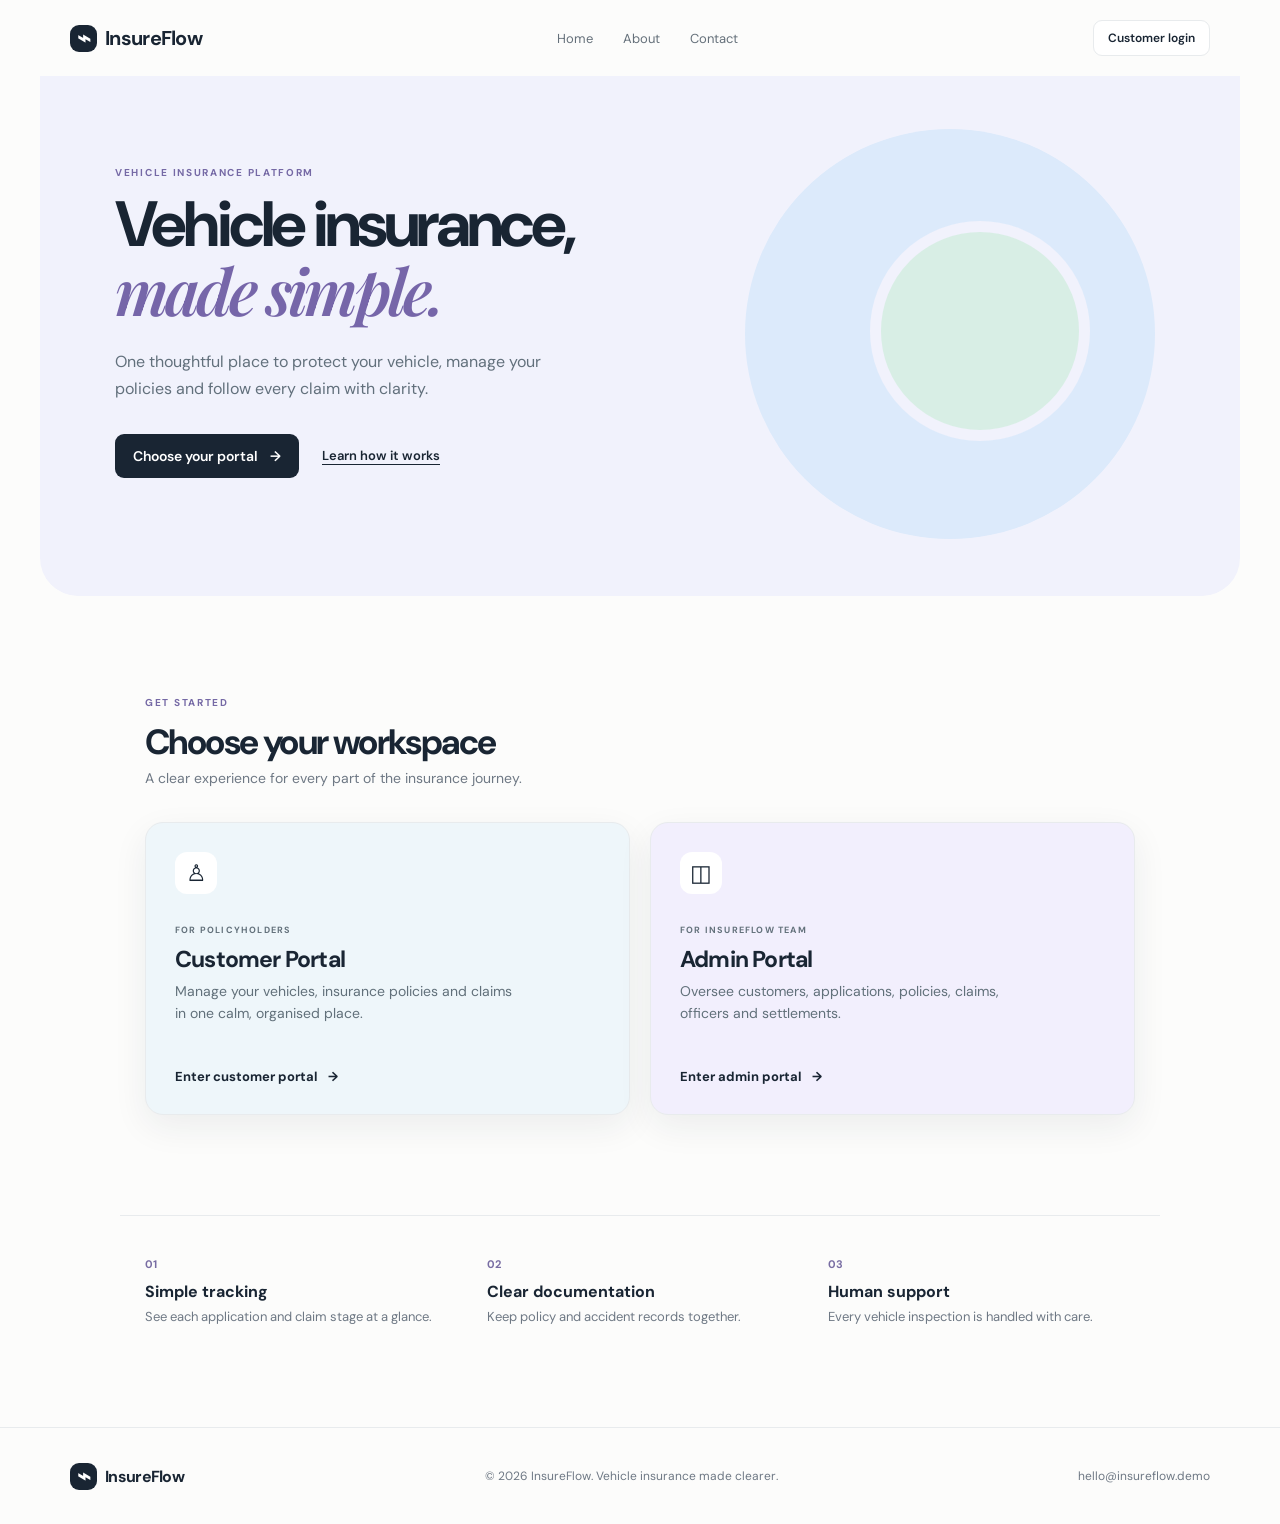
<file: index.html>
<!doctype html>
<html lang="en"><head>
  <meta charset="UTF-8"><meta name="viewport" content="width=device-width, initial-scale=1.0">
  <title>InsureFlow — Vehicle Insurance, Made Simple</title>
  <link rel="stylesheet" href="css/styles.css">
</head><body class="landing-body">
  <header class="site-header"><a class="brand" href="index.html"><span class="brand-mark">⌁</span>InsureFlow</a><nav><a href="#home">Home</a><a href="#about">About</a><a href="#contact">Contact</a></nav><a class="btn btn-small btn-outline" href="customer.html">Customer login</a></header>
  <main id="home">
    <section class="hero"><div class="eyebrow">VEHICLE INSURANCE PLATFORM</div><h1>Vehicle insurance,<br><em>made simple.</em></h1><p>One thoughtful place to protect your vehicle, manage your policies and follow every claim with clarity.</p><div class="hero-actions"><a class="btn" href="#portals">Choose your portal <span>→</span></a><a class="text-link" href="#about">Learn how it works</a></div><div class="hero-orb orb-one"></div><div class="hero-orb orb-two"></div></section>
    <section class="portal-section" id="portals"><div class="section-kicker">GET STARTED</div><h2>Choose your workspace</h2><p class="section-lead">A clear experience for every part of the insurance journey.</p><div class="portal-grid">
      <article class="portal-card customer-card"><div class="portal-icon">♙</div><div><span class="tag">FOR POLICYHOLDERS</span><h3>Customer Portal</h3><p>Manage your vehicles, insurance policies and claims in one calm, organised place.</p></div><a href="customer.html" class="card-action">Enter customer portal <span>→</span></a></article>
      <article class="portal-card admin-card"><div class="portal-icon">◫</div><div><span class="tag">FOR INSUREFLOW TEAM</span><h3>Admin Portal</h3><p>Oversee customers, applications, policies, claims, officers and settlements.</p></div><a href="admin.html" class="card-action">Enter admin portal <span>→</span></a></article>
    </div></section>
    <section class="feature-strip" id="about"><div><span>01</span><h3>Simple tracking</h3><p>See each application and claim stage at a glance.</p></div><div><span>02</span><h3>Clear documentation</h3><p>Keep policy and accident records together.</p></div><div><span>03</span><h3>Human support</h3><p>Every vehicle inspection is handled with care.</p></div></section>
  </main><footer id="contact"><a class="brand" href="index.html"><span class="brand-mark">⌁</span>InsureFlow</a><p>© 2026 InsureFlow. Vehicle insurance made clearer.</p><span>hello@insureflow.demo</span></footer>
</body></html>
</file>
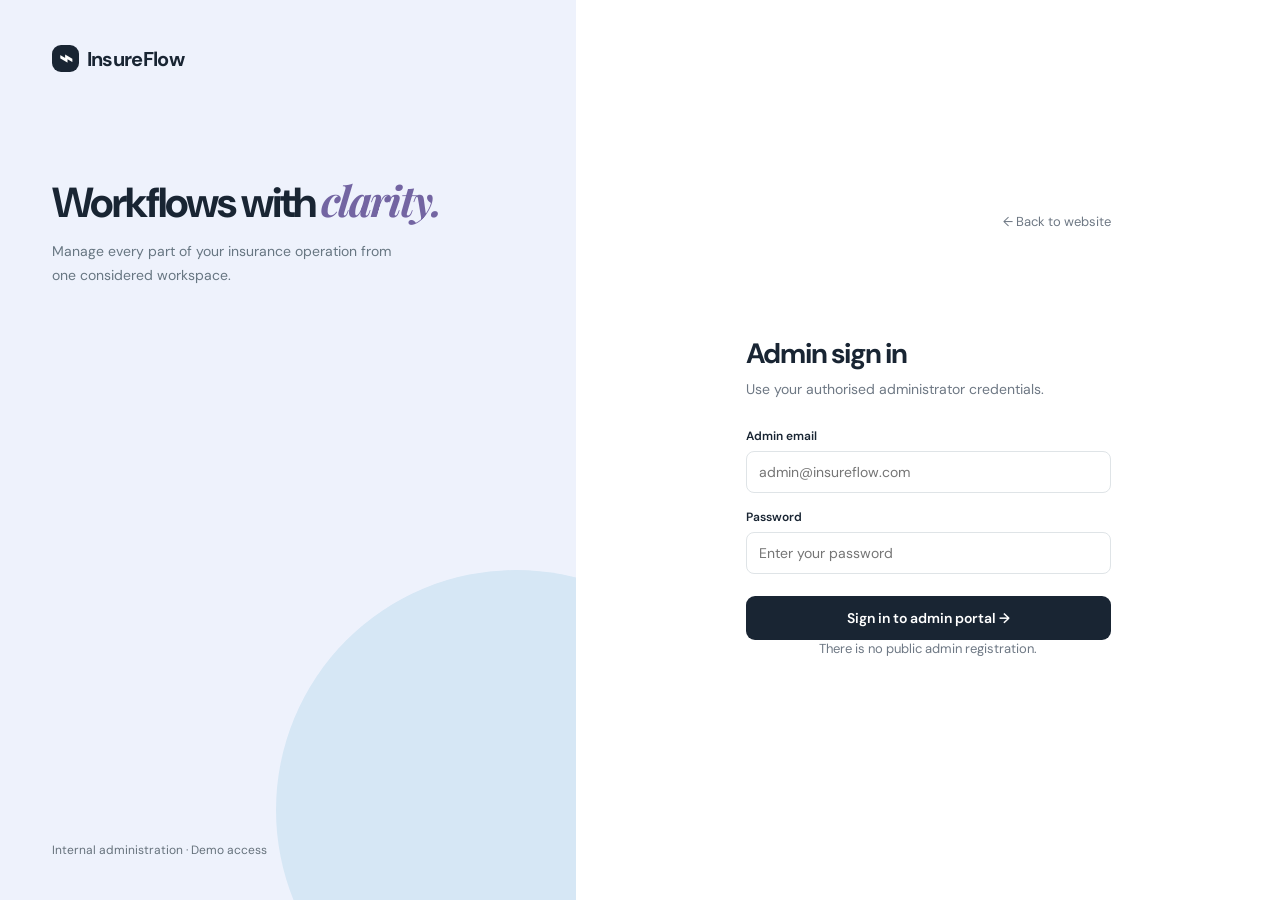
<file: admin.html>
<!doctype html>
<html lang="en">

<head>
    <meta charset="UTF-8">
    <meta name="viewport" content="width=device-width, initial-scale=1.0">
    <title>Admin Portal — InsureFlow</title>
    <link rel="stylesheet" href="css/styles.css">
</head>

<body>
    <div id="adminApp"></div>
    <script src="js/data.js"></script>
    <script src="js/admin.js"></script>
</body>

</html>
</file>
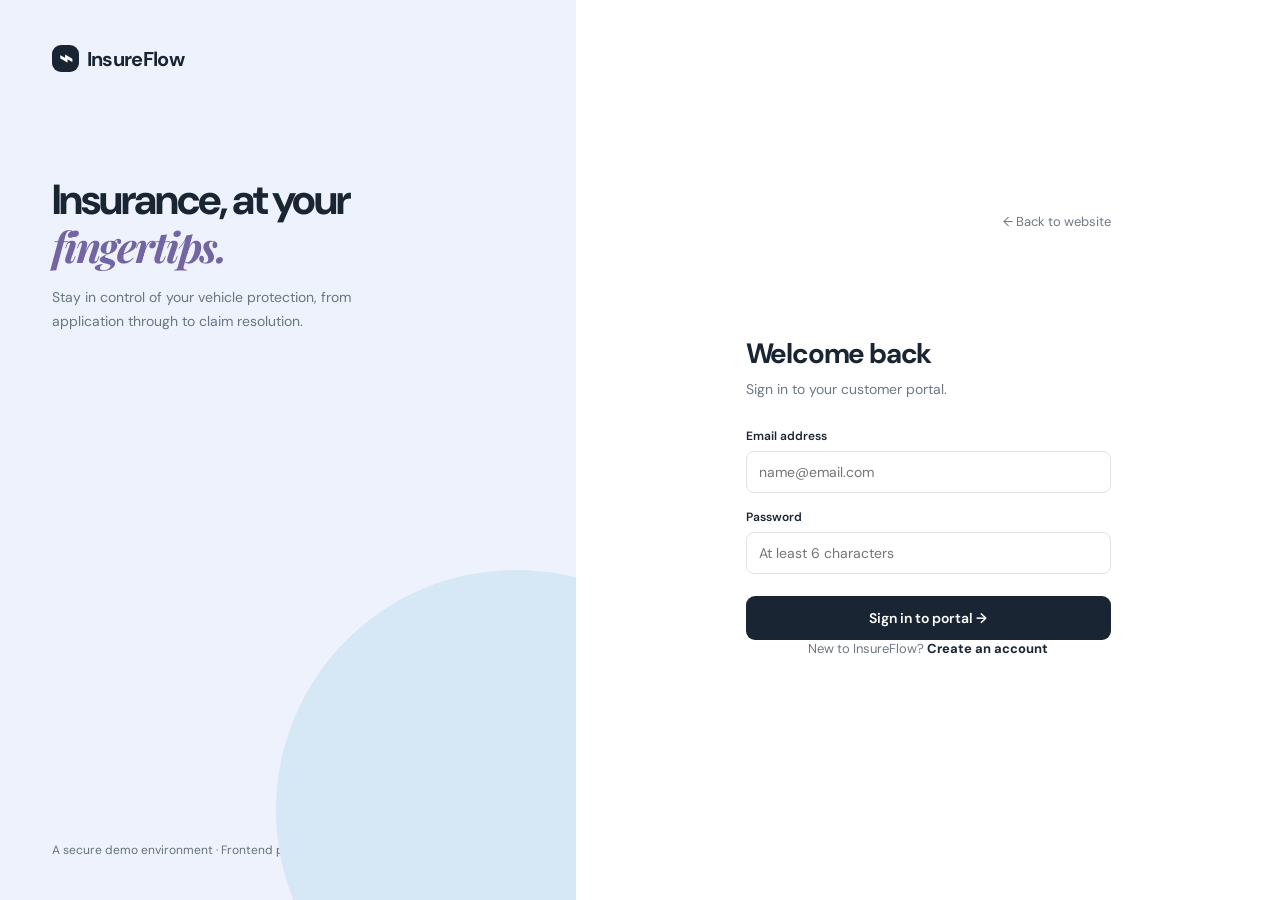
<file: customer.html>
<!doctype html>
<html lang="en">

<head>
    <meta charset="UTF-8">
    <meta name="viewport" content="width=device-width, initial-scale=1.0">
    <title>Customer Portal — InsureFlow</title>
    <link rel="stylesheet" href="css/styles.css">
</head>

<body>
    <div id="customerApp"></div>
    <script src="js/data.js"></script>
    <script src="js/customer.js"></script>
</body>

</html>
</file>
<file: css/styles.css>
@import url('https://fonts.googleapis.com/css2?family=DM+Sans:wght@400;500;600;700&family=Playfair+Display:ital,wght@0,600;0,700;1,600&display=swap');
:root{--navy:#192533;--muted:#6e7884;--line:#e8ebed;--lav:#eeeaff;--lav-deep:#7569a5;--blue:#e8f4fb;--mint:#e8f5ef;--cream:#fafaf8;--white:#fff;--danger:#b95762;--shadow:0 12px 35px rgba(29,45,59,.07)}*{box-sizing:border-box}body{margin:0;background:#f8f9f9;color:var(--navy);font:14px 'DM Sans',Arial,sans-serif}a{text-decoration:none;color:inherit}button,input,select,textarea{font:inherit}.landing-body{background:#fcfcfb}.site-header{height:76px;max-width:1200px;margin:auto;display:flex;align-items:center;justify-content:space-between;padding:0 30px}.brand{font-weight:700;font-size:20px;letter-spacing:-.7px;display:inline-flex;align-items:center;gap:8px}.brand-mark{display:grid;place-items:center;color:#fff;background:var(--navy);width:27px;height:27px;border-radius:9px;font-size:23px;line-height:1}.site-header nav{display:flex;gap:30px;color:#65707a;font-size:13px}.site-header nav a:hover{color:var(--navy)}.btn{border:0;background:var(--navy);color:#fff;padding:13px 18px;border-radius:9px;display:inline-flex;gap:12px;align-items:center;justify-content:center;cursor:pointer;font-weight:600}.btn:hover{background:#2c4054}.btn-small{padding:9px 14px;font-size:12px}.btn-outline{color:var(--navy);background:#fff;border:1px solid var(--line)}.hero{min-height:520px;max-width:1200px;padding:90px 75px;position:relative;overflow:hidden;margin:auto;border-radius:0 0 38px 38px;background:#f1f2fc}.hero h1{position:relative;z-index:1;font-size:64px;letter-spacing:-3.8px;line-height:1.02;margin:13px 0 20px;font-weight:700}.hero h1 em{font-family:'Playfair Display',serif;font-weight:600;color:#7666a9}.hero p{max-width:440px;color:#62707c;font-size:16px;line-height:1.7;position:relative;z-index:1}.eyebrow,.section-kicker{font-size:10px;letter-spacing:1.7px;font-weight:700;color:#7569a5;position:relative;z-index:1}.hero-actions{position:relative;z-index:1;display:flex;align-items:center;gap:23px;margin-top:32px}.text-link{font-weight:600;font-size:13px;text-decoration:underline;text-underline-offset:4px}.orb-one,.orb-two{position:absolute;border-radius:50%}.orb-one{width:410px;height:410px;background:#dceafb;right:85px;top:53px}.orb-two{width:220px;height:220px;background:#d8eee5;right:150px;top:145px;border:11px solid #f1f2fc}.portal-section{max-width:1040px;margin:100px auto;padding:0 25px}.portal-section h2{font-size:35px;letter-spacing:-1.6px;margin:10px 0 4px}.section-lead{color:var(--muted);margin:0}.portal-grid{display:grid;grid-template-columns:1fr 1fr;gap:20px;margin-top:35px}.portal-card{min-height:293px;border:1px solid var(--line);border-radius:18px;padding:29px;display:flex;flex-direction:column;align-items:flex-start;box-shadow:var(--shadow)}.customer-card{background:#eef6fa}.admin-card{background:#f2effd}.portal-icon{width:42px;height:42px;border-radius:12px;background:#fff;display:grid;place-items:center;font-size:23px;margin-bottom:25px}.tag{font-size:9px;letter-spacing:1.2px;color:#63717b;font-weight:700}.portal-card h3{font-size:23px;letter-spacing:-.8px;margin:7px 0}.portal-card p{color:#61707a;max-width:350px;line-height:1.55;margin:0}.card-action{font-weight:700;font-size:13px;margin-top:auto;padding-top:25px}.card-action span{padding-left:8px}.feature-strip{max-width:1040px;margin:0 auto 100px;display:grid;grid-template-columns:repeat(3,1fr);border-top:1px solid var(--line);padding:38px 25px 0;gap:35px}.feature-strip span{font-size:11px;color:#786da3;font-weight:700}.feature-strip h3{margin:9px 0 5px;font-size:16px}.feature-strip p{color:var(--muted);line-height:1.55;margin:0;font-size:13px}footer{border-top:1px solid var(--line);padding:28px max(30px,calc((100vw - 1140px)/2));display:flex;justify-content:space-between;align-items:center;color:var(--muted);font-size:12px}footer .brand{color:var(--navy);font-size:16px}
/* Portal shell */.auth-page{min-height:100vh;display:grid;grid-template-columns:45% 55%;background:#fff}.auth-art{background:#eef2fc;padding:45px 9%;position:relative;overflow:hidden}.auth-art:after{content:'';position:absolute;width:480px;height:480px;border-radius:50%;background:#d6e7f5;right:-180px;bottom:-150px}.auth-art h1{font-size:42px;letter-spacing:-2px;line-height:1.1;margin:105px 0 14px;max-width:390px}.auth-art h1 em{font-family:'Playfair Display';color:#7365a2}.auth-art p{color:#677682;max-width:360px;line-height:1.7}.auth-note{position:absolute;bottom:42px;color:#66727c;font-size:12px}.auth-panel{max-width:435px;width:100%;margin:auto;padding:35px}.auth-toplink{font-size:13px;color:var(--muted);float:right}.auth-toplink a{color:var(--navy);font-weight:700}.auth-box{clear:both;padding-top:105px}.auth-box h2{font-size:28px;letter-spacing:-1.2px;margin:0 0 8px}.auth-box>p{color:var(--muted);margin:0 0 30px}.form-grid{display:grid;gap:16px}.form-row{display:grid;grid-template-columns:1fr 1fr;gap:14px}.field{display:grid;gap:7px}.field label{font-size:12px;font-weight:600}.field input,.field select,.field textarea,.table-search{border:1px solid #dfe4e7;border-radius:8px;padding:11px 12px;background:#fff;color:var(--navy);outline:none;width:100%}.field input:focus,.field select:focus,.field textarea:focus{border-color:#9c91c6;box-shadow:0 0 0 3px #eeeaff}.field textarea{resize:vertical;min-height:94px}.form-help{color:var(--muted);font-size:11px}.auth-box .btn{width:100%;margin-top:6px}.auth-toggle{font-size:13px;text-align:center;margin:20px 0;color:var(--muted)}.auth-toggle a{font-weight:700;color:var(--navy);cursor:pointer}.error{font-size:11px;color:var(--danger);display:none}.shell{display:flex;min-height:100vh}.sidebar{width:243px;background:#fff;border-right:1px solid var(--line);padding:26px 14px;display:flex;flex-direction:column;flex-shrink:0}.sidebar .brand{padding:0 10px;margin-bottom:41px}.nav-group{display:grid;gap:4px}.nav-label{font-size:9px;letter-spacing:1.3px;color:#9ba3ab;font-weight:700;padding:0 11px 8px}.nav-item{border:0;background:transparent;text-align:left;padding:11px;border-radius:8px;color:#697580;cursor:pointer;font-size:13px;display:flex;gap:11px;align-items:center}.nav-item:hover{background:#f7f8fa}.nav-item.active{background:#f0effa;color:#554986;font-weight:700}.nav-icon{font-size:16px;width:17px;text-align:center}.sidebar-bottom{margin-top:auto;border-top:1px solid var(--line);padding:18px 8px 0}.user-mini{display:flex;align-items:center;gap:9px;font-size:12px;font-weight:600}.avatar{width:30px;height:30px;border-radius:50%;display:grid;place-items:center;background:#dceaf2;color:#426376;font-size:11px}.logout{margin-top:14px;border:0;background:none;color:#78828b;font-size:12px;cursor:pointer;padding:0}.main-area{flex:1;min-width:0}.topbar{height:76px;background:#fff;border-bottom:1px solid var(--line);padding:0 34px;display:flex;align-items:center;justify-content:space-between}.mobile-menu{display:none}.crumb{font-size:13px;color:#8a939b}.crumb strong{color:var(--navy);margin-left:5px}.top-actions{display:flex;align-items:center;gap:18px}.top-actions span{font-size:17px}.page{padding:34px;max-width:1440px}.page-head{display:flex;align-items:flex-start;justify-content:space-between;gap:20px;margin-bottom:27px}.page-head h1{margin:0;font-size:28px;letter-spacing:-1.25px}.page-head p{color:var(--muted);margin:6px 0 0;font-size:13px}.stat-grid{display:grid;grid-template-columns:repeat(4,1fr);gap:15px;margin-bottom:26px}.stat-card{background:#fff;border:1px solid var(--line);border-radius:12px;padding:18px;min-height:112px}.stat-card .stat-icon{float:right;width:31px;height:31px;border-radius:9px;display:grid;place-items:center;background:#eff6fa}.stat-card:nth-child(2) .stat-icon{background:#f1effa}.stat-card:nth-child(3) .stat-icon{background:#eaf6f0}.stat-label{font-size:12px;color:var(--muted)}.stat-value{font-size:26px;letter-spacing:-1px;font-weight:700;margin-top:12px}.stat-delta{font-size:10px;color:#62927e;margin-top:2px}.content-grid{display:grid;grid-template-columns:1.3fr .7fr;gap:18px}.panel{background:#fff;border:1px solid var(--line);border-radius:12px;padding:20px}.panel h2{font-size:15px;margin:0}.panel-head{display:flex;justify-content:space-between;align-items:center;margin-bottom:17px}.view-all{font-size:11px;font-weight:700;color:#7568a4;cursor:pointer}.table-wrap{overflow:auto}.data-table{width:100%;border-collapse:collapse;text-align:left;white-space:nowrap}.data-table th{font-size:10px;letter-spacing:.5px;color:#9aa2aa;font-weight:700;padding:0 10px 11px;border-bottom:1px solid var(--line)}.data-table td{font-size:12px;padding:13px 10px;border-bottom:1px solid #f0f2f3}.data-table tr:last-child td{border-bottom:0}.data-table td:first-child,.data-table th:first-child{padding-left:0}.data-table td:last-child,.data-table th:last-child{padding-right:0}.badge{font-size:10px;font-weight:700;padding:5px 8px;border-radius:20px;display:inline-block}.active,.approved,.completed{background:#e8f5ee;color:#39765e}.under-review,.pending{background:#fff4dd;color:#9b6d1f}.rejected{background:#fcebed;color:#a54955}.chart-bars{height:184px;display:flex;align-items:end;justify-content:space-around;border-bottom:1px solid var(--line);padding:0 7px}.chart-col{height:100%;display:flex;flex-direction:column;justify-content:end;align-items:center;gap:7px;font-size:10px;color:var(--muted)}.bar-pair{height:145px;display:flex;align-items:end;gap:4px}.bar{width:13px;border-radius:4px 4px 0 0;background:#bcb4e3}.bar.alt{background:#94c9df}.legend{font-size:10px;color:var(--muted);display:flex;gap:15px;margin-top:13px}.legend i{display:inline-block;width:8px;height:8px;border-radius:3px;background:#bcb4e3;margin-right:4px}.legend i.alt{background:#94c9df}.activity{display:grid;gap:17px}.activity-item{display:flex;gap:10px;align-items:flex-start}.activity-dot{width:9px;height:9px;margin-top:4px;border-radius:50%;background:#9ec8d8}.activity-item:nth-child(2) .activity-dot{background:#bdb4e4}.activity-item:nth-child(3) .activity-dot{background:#9dcbb4}.activity-item p{margin:0;font-size:12px;line-height:1.4}.activity-item small{color:var(--muted);font-size:10px}.toolbar{display:flex;gap:10px;align-items:center;margin-bottom:17px}.table-search{max-width:260px;padding:9px 11px;font-size:12px}.filter-select{border:1px solid var(--line);border-radius:8px;padding:9px 10px;background:#fff;font-size:12px}.detail-link{border:0;background:none;color:#6d5b9e;font-size:11px;font-weight:700;cursor:pointer}.empty-state{text-align:center;padding:45px;color:var(--muted)}.quick-grid{display:grid;grid-template-columns:1fr 1fr;gap:10px}.quick-action{border:1px solid var(--line);background:#fbfbfc;padding:13px;border-radius:9px;text-align:left;cursor:pointer;font-weight:600;font-size:12px}.quick-action span{display:block;color:var(--muted);font-size:10px;font-weight:400;margin-top:4px}.modal-backdrop{position:fixed;inset:0;background:rgba(22,33,45,.36);display:grid;place-items:center;padding:18px;z-index:50}.modal{background:#fff;border-radius:14px;max-width:590px;width:100%;max-height:90vh;overflow:auto;padding:26px;box-shadow:0 24px 80px rgba(10,25,40,.18)}.modal-head{display:flex;justify-content:space-between;align-items:start;margin-bottom:21px}.modal-head h2{margin:0;font-size:20px}.close-modal{border:0;background:#f4f5f5;border-radius:7px;width:29px;height:29px;cursor:pointer;font-size:17px}.modal-foot{display:flex;justify-content:flex-end;gap:10px;margin-top:22px}.btn-light{background:#f2f3f4;color:var(--navy)}.upload-box{border:1px dashed #bfcbd3;border-radius:8px;background:#fbfcfd;padding:16px;text-align:center;color:var(--muted);font-size:12px}.file-list{font-size:11px;color:#5e7180;margin:8px 0 0}.toast{position:fixed;right:22px;bottom:22px;background:#213443;color:#fff;padding:13px 16px;border-radius:9px;box-shadow:var(--shadow);font-size:12px;z-index:90;animation:slidein .25s}.confirm-note{padding:10px 12px;background:#fff8e9;border-radius:8px;color:#806524;font-size:12px;line-height:1.5}@keyframes slidein{from{transform:translateY(15px);opacity:0}to{transform:none;opacity:1}}
.file-preview-list{display:flex;flex-wrap:wrap;gap:8px;margin-top:9px}.file-chip,.file-preview-image{padding:7px 9px;border-radius:7px;background:#f4f6f7;color:#52616c;font-size:11px}.file-preview-image{background:#edf5f9;color:#496b7d;display:grid;gap:5px;width:105px;overflow:hidden}.file-preview-image img{width:100%;height:65px;object-fit:cover;border-radius:4px}.file-preview-image small{white-space:nowrap;overflow:hidden;text-overflow:ellipsis}.file-chip small{color:#89949d;margin-left:4px}.claims-division{margin-top:28px}.division-head{margin-bottom:11px}.division-head h2{font-size:17px;letter-spacing:-.45px;margin:6px 0 3px}.division-head h2 span{font-size:11px;color:var(--muted);font-weight:500;letter-spacing:0}.division-head p{font-size:12px;color:var(--muted);margin:0}.detail-layout{display:grid;gap:16px;max-width:1000px}.detail-section{background:#fff;border:1px solid var(--line);border-radius:12px;padding:21px}.detail-section h2{font-size:15px;margin:0 0 17px}.detail-grid{display:grid;grid-template-columns:repeat(3,1fr);gap:14px 20px}.detail-item{display:grid;gap:5px;min-width:0}.detail-item span{font-size:10px;color:#8a959e;text-transform:uppercase;letter-spacing:.45px;font-weight:700}.detail-item b{font-size:12px;line-height:1.55;word-break:break-word}.detail-wide{grid-column:span 2}.subsection-title{font-size:12px;margin:22px 0 11px}.photo-gallery{display:flex;flex-wrap:wrap;gap:11px}.photo-thumb{width:116px;height:86px;padding:0;border:1px solid var(--line);border-radius:8px;overflow:hidden;background:#f6f8f9;cursor:pointer;display:grid;place-items:center;color:#73808b;font-size:10px}.photo-thumb img{width:100%;height:100%;object-fit:cover}.photo-large{width:100%;max-height:65vh;object-fit:contain;border-radius:8px;background:#f5f6f7}.document-frame{width:100%;height:60vh;border:1px solid var(--line);border-radius:8px}.document-list{display:grid;gap:8px}.document-row{display:flex;justify-content:space-between;align-items:center;padding:11px 12px;border:1px solid var(--line);border-radius:8px;font-size:12px}.document-row small{display:block;color:var(--muted);font-size:10px;margin-top:3px}
@media(max-width:900px){.hero{padding:80px 45px}.hero h1{font-size:52px}.stat-grid{grid-template-columns:1fr 1fr}.content-grid{grid-template-columns:1fr}.sidebar{width:210px}.page{padding:25px}.topbar{padding:0 25px}.detail-grid{grid-template-columns:1fr 1fr}}@media(max-width:650px){.site-header{padding:0 18px}.site-header nav{display:none}.hero{min-height:490px;padding:70px 25px}.hero h1{font-size:43px;letter-spacing:-2.4px}.orb-one{right:-120px}.portal-grid,.feature-strip{grid-template-columns:1fr}.portal-section{margin:65px auto}.feature-strip{margin-bottom:60px}.feature-strip div{padding-bottom:10px}footer{padding:25px 20px;display:block}footer p,footer span{display:block;margin-top:15px}.auth-page{display:block}.auth-art{display:none}.auth-panel{padding:25px}.auth-box{padding-top:70px}.sidebar{position:fixed;z-index:20;left:-245px;top:0;bottom:0;transition:.25s;box-shadow:var(--shadow)}.sidebar.open{left:0}.mobile-menu{display:block;border:0;background:none;font-size:21px;padding:0}.topbar{height:63px;padding:0 18px}.top-actions{gap:10px}.page{padding:20px 15px}.page-head{margin-bottom:20px}.page-head h1{font-size:24px}.stat-grid{gap:10px}.stat-card{padding:14px;min-height:100px}.stat-value{font-size:22px}.form-row,.detail-grid{grid-template-columns:1fr}.detail-wide{grid-column:auto}.toolbar{flex-wrap:wrap}.table-search{max-width:none}.modal{padding:20px}.hide-mobile{display:none}}

.sidebar{position:fixed;top:0;bottom:0;left:0;height:100vh;overflow:hidden;z-index:20}
.main-area{margin-left:243px}
.sidebar-bottom{position:relative}
.user-mini{width:100%;padding:0;border:0;background:transparent;text-align:left;cursor:pointer}
.user-mini:hover{color:var(--navy)}
.admin-profile-card{position:absolute;right:0;bottom:calc(100% + 10px);left:0;padding:8px;border:1px solid var(--line);border-radius:10px;background:#fff;box-shadow:var(--shadow)}
.admin-profile-card[hidden]{display:none}
.admin-profile-card .logout{width:100%;margin:0;padding:8px;text-align:left}
@media(max-width:900px){.main-area{margin-left:210px}}
@media(max-width:650px){.sidebar{left:-245px}.sidebar.open{left:0}.main-area{margin-left:0}}
</file>
